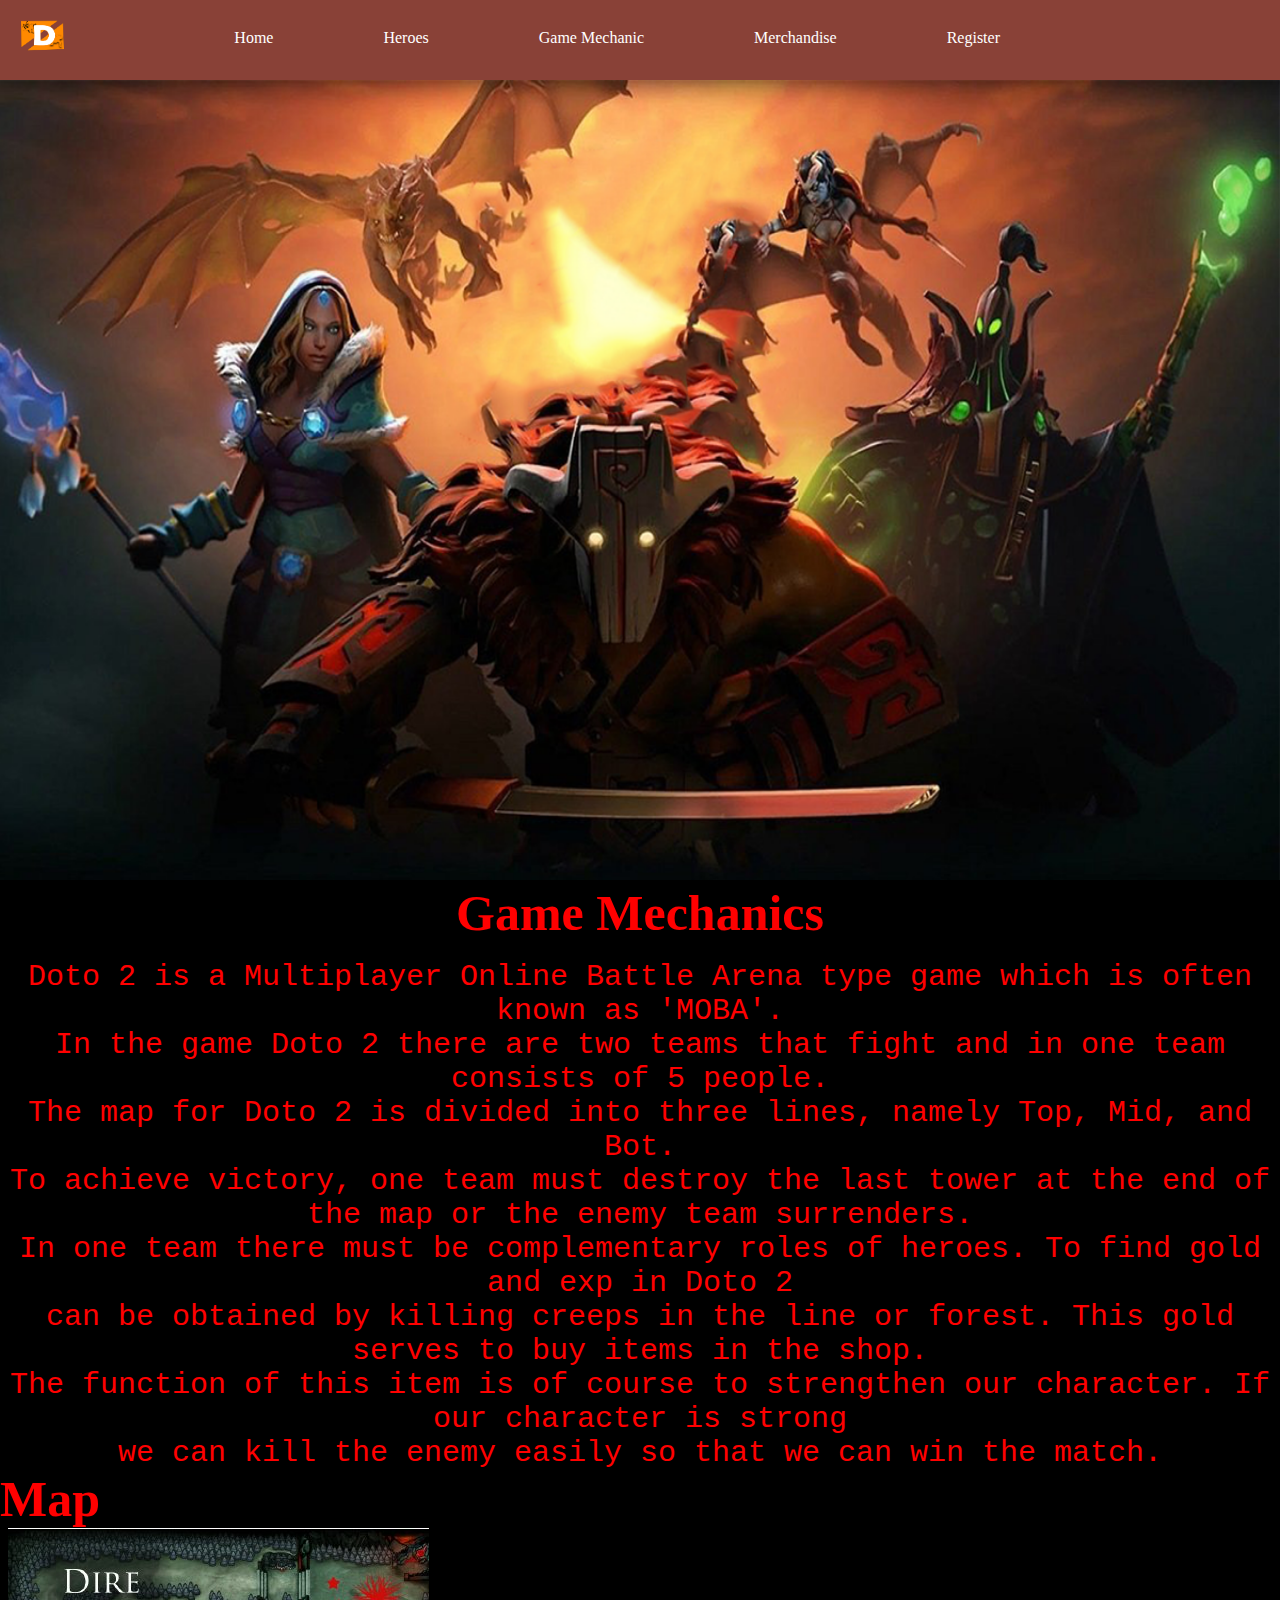
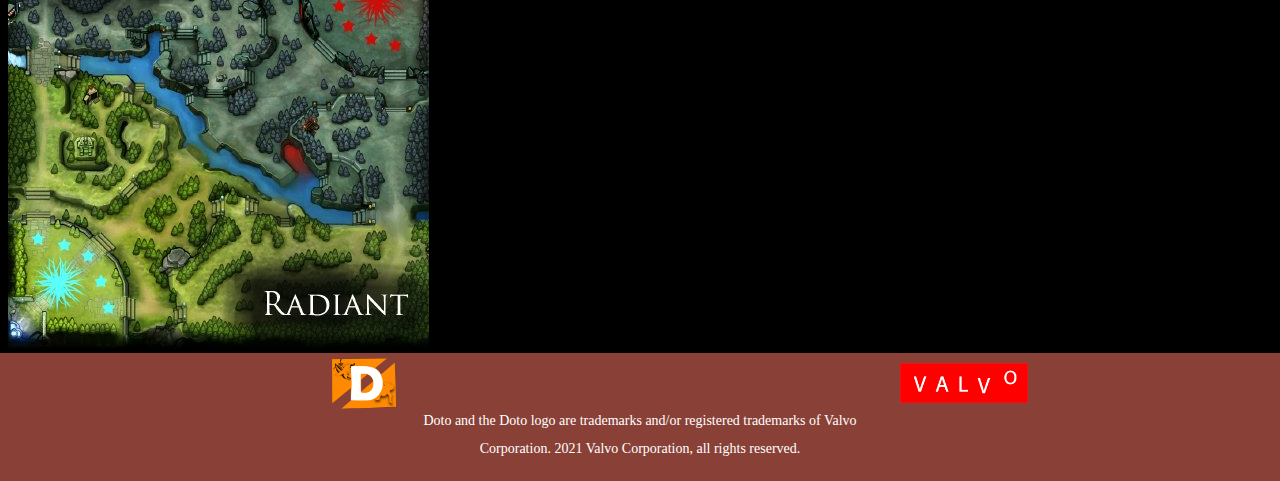
<file: Doto2/GameMechanics.html>
<!DOCTYPE html>
<html lang="en">
<head>
    <meta charset="UTF-8">
    <meta http-equiv="X-UA-Compatible" content="IE=edge">
    <meta name="viewport" content="width=device-width, initial-scale=1.0">
    <title>Doto 2</title>
    <link rel="stylesheet" href="style.css">
</head>
<body>
    <div class="header">
        <div class="inner_header">
            <div class="logo_container">
                <img src="assets/doto-logo.png" alt="">
            </div>
            <ul class="navigation">
                <a href="index.html"><li>Home</li></a>
                <a href="Heroes.html"><li>Heroes</li></a>
                <a href="GameMechanics.html"><li>Game Mechanic</li></a>
                <a href="Merchandise.html"><li>Merchandise</li></a>
                <a href="Register.html"><li>Register</li></a>
            </ul>   
        </div>
    </div>

    <div class="content-register">
        <div class="image-register">
            <img src="assets/Content.png" alt="">
            </div>
        <h2>Game Mechanics</h2>
        &nbsp;
        <p>Doto 2 is a Multiplayer Online Battle Arena type game which is often known as 'MOBA'.</p>
           <p>In the game Doto 2 there are two teams that fight and in one team consists of 5 people.</p> 
            <p>The map for Doto 2 is divided into three lines, namely Top, Mid, and Bot.</p>
            <p>To achieve victory, one team must destroy the last tower at the end of the map or the enemy team surrenders.</p> 
            <p>In one team there must be complementary roles of heroes. To find gold and exp in Doto 2</p>
            <p>can be obtained by killing creeps in the line or forest. This gold serves to buy items in the shop.</p>
            <p>The function of this item is of course to strengthen our character. If our character is strong</p>
            <p>we can kill the enemy easily so that we can win the match.</p>
        
        <h3>Map</h3>
        &nbsp;
        <img src="assets/Map.jpg"alt="">


    </div>

    <div class="footer">
        <div class="footer-content">
            <!-- <img src="assets/doto-logo.png" alt=""> -->
            <img src="assets/doto-logo.png" class="image-bottom1" alt="">
            <img src="assets/Volvo.png" class="image-bottom2" alt="">
            
            <p>Doto and the Doto logo are trademarks and/or registered trademarks of Valvo Corporation. 2021 Valvo Corporation, all rights reserved.</p>
        </div>
    </div>

</body>
<script src="jquery-3.6.0.js"></script>
<script src="index.js"></script>
</html>
</file>
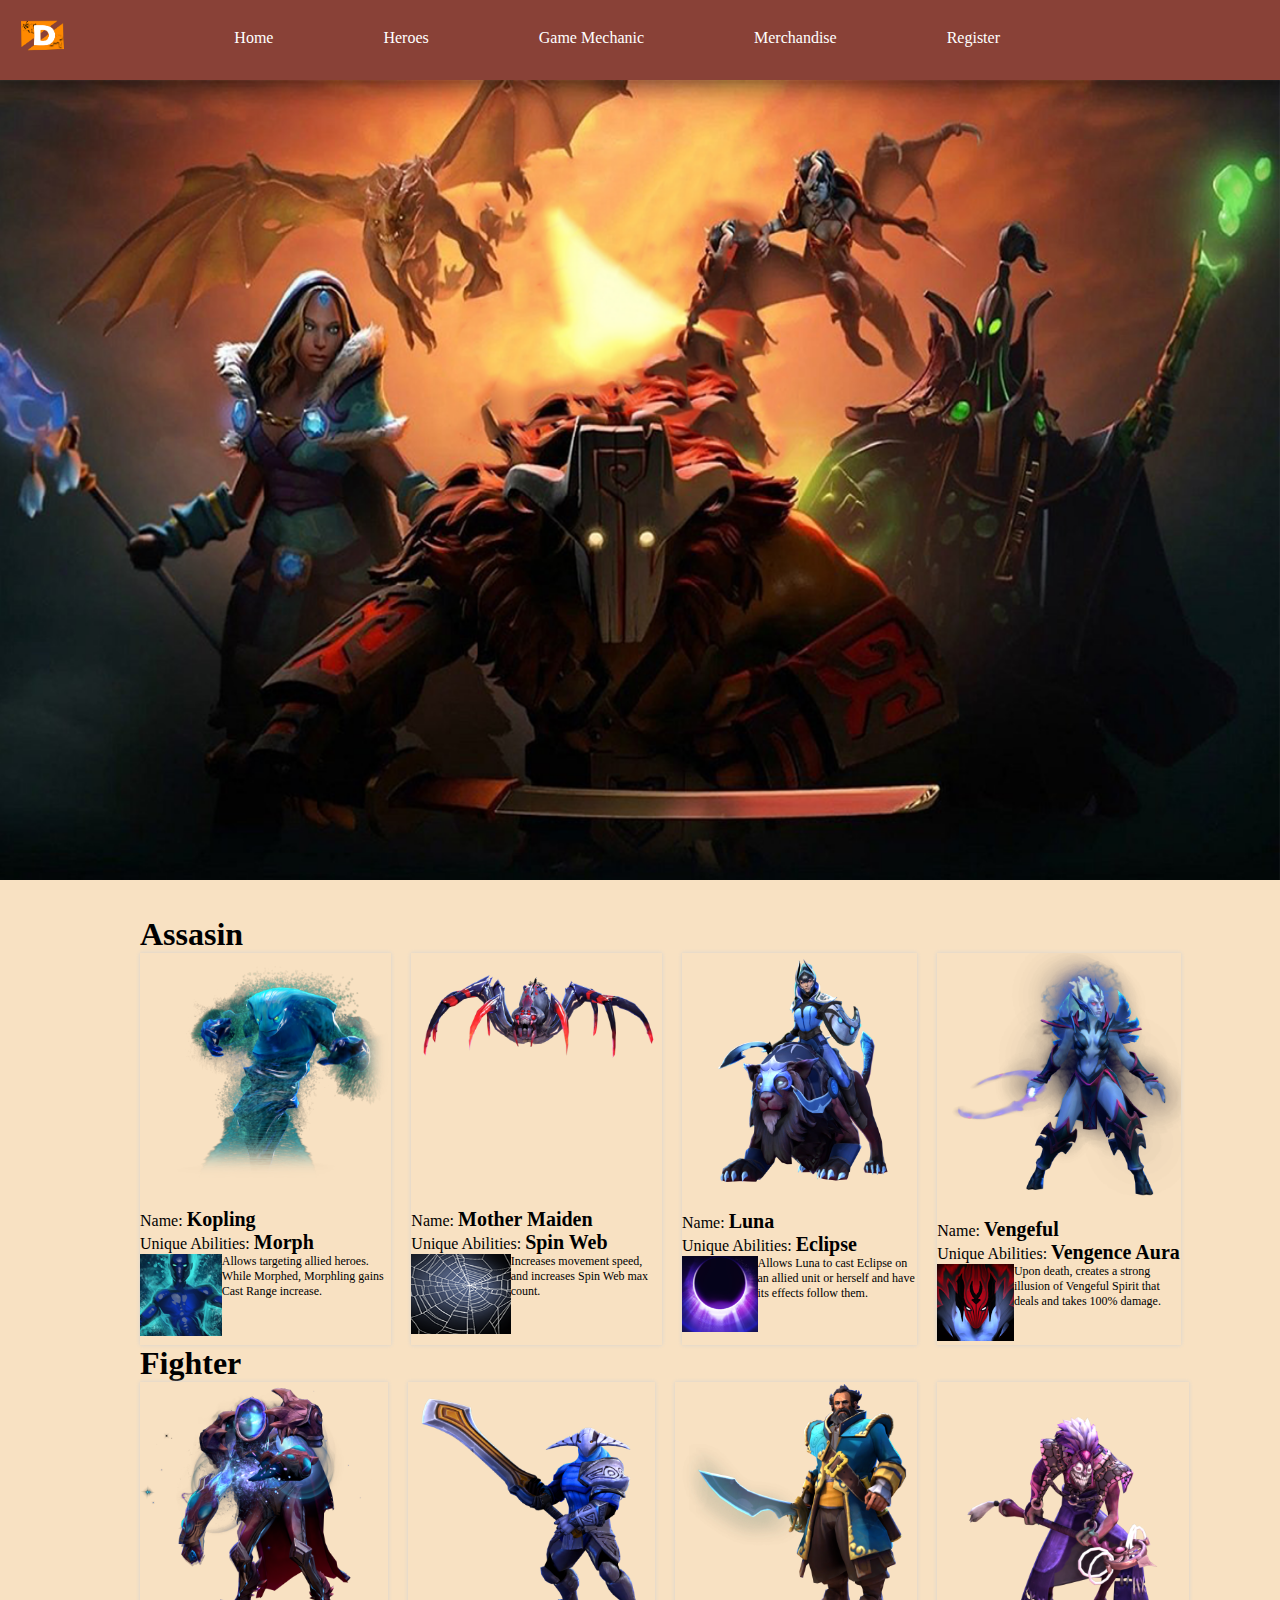
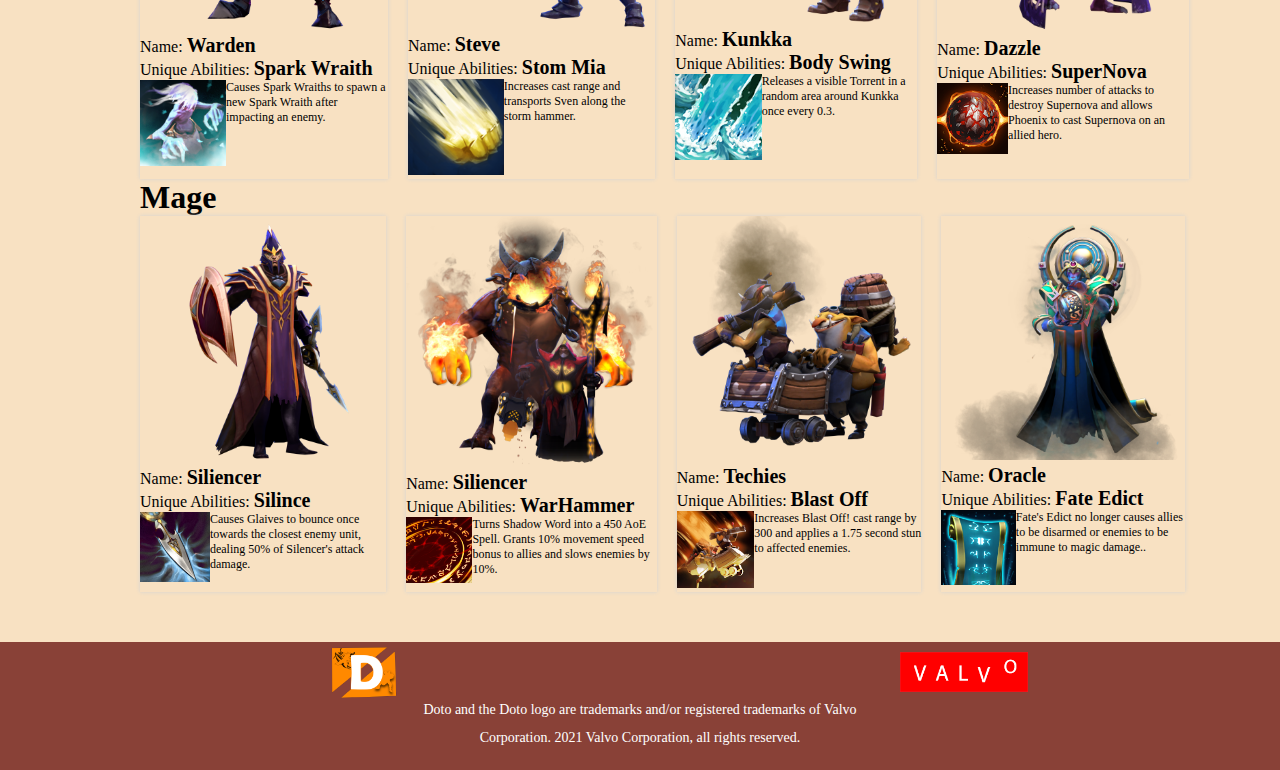
<file: Doto2/Heroes.html>
<!DOCTYPE html>
<html lang="en">
<head>
    <meta charset="UTF-8">
    <meta http-equiv="X-UA-Compatible" content="IE=edge">
    <meta name="viewport" content="width=device-width, initial-scale=1.0">
    <title>Doto 2</title>
    <link rel="stylesheet" href="style.css">
</head>
<body>
    <div class="header">
        <div class="inner_header">
            <div class="logo_container">
                <img src="assets/doto-logo.png" alt="">
            </div>
            <ul class="navigation">
                <a href="index.html"><li>Home</li></a>
                <a href="Heroes.html"><li>Heroes</li></a>
                <a href="GameMechanics.html"><li>Game Mechanic</li></a>
                <a href="Merchandise.html"><li>Merchandise</li></a>
                <a href="Register.html"><li>Register</li></a>
            </ul>   
        </div>
    </div>


    <div class="heroes-content">
        <div class="image-register">
            <img src="assets/Content.png" alt="">
            </div>
        <!-- <h4>.</h4> -->
    <div class="content-merch">
        <h1>Assasin</h1>
        <div class="product">
            <div class="kotak">
                <div class="product-image">
                    <img src="assets/morphling.png" alt="">
                </div>

                    <div class="description">
                        <p>Name: <span class="nama-hero">Kopling</span></p>
                        <p>Unique Abilities: <span class="nama-abi">Morph</span> </p>
                        <div class="description-skill">
                        <div class="img-skill"><img src="assets/morph.png" alt=""></div>
                            <p>Allows targeting allied heroes. While Morphed, Morphling gains Cast Range increase.</p>
                        </div>
                     </div>    
             </div>

             <div class="kotak">
                <div class="product-image">
                    <img src="assets/broodmother.png" alt="">
                    <br>
                    <br>
                    <br>
                    <br>
                    <br>
                    <br>
                    <br>
                    <br>
                </div>

                    <div class="description">
                        <p>Name: <span class="nama-hero">Mother Maiden</span></p>
                        <p>Unique Abilities: <span class="nama-abi">Spin Web</span> </p>
                        <div class="description-skill">
                        <div class="img-skill"><img src="assets/skill-brood.png" class="brood"alt=""></div>
                            <p>Increases movement speed, and increases Spin Web max count.</p>
                        </div>
                     </div>    
             </div>

             <div class="kotak">
                <div class="product-image">
                    <img src="assets/luna.png" alt="">
                </div>
                <br>

                    <div class="description">
                        <p>Name: <span class="nama-hero">Luna</span></p>
                        <p>Unique Abilities: <span class="nama-abi">Eclipse</span> </p>
                        <div class="description-skill">
                        <div class="img-skill"><img src="assets/luna_eclipse.png" alt=""></div>
                            <p>Allows Luna to cast Eclipse on an allied unit or herself and have its effects follow them.</p>
                        </div>
                     </div>    
             </div>

             <div class="kotak">
                <div class="product-image">
                    <img src="assets/vengefulspirit.png" alt="">
                </div>
                <br>
                    <div class="description">
                        <p>Name: <span class="nama-hero">Vengeful</span></p>
                        <p>Unique Abilities: <span class="nama-abi">Vengence Aura</span> </p>
                        <div class="description-skill">
                        <div class="img-skill"><img src="assets/skill-spirit.png" alt=""></div>
                            <p>Upon death, creates a strong illusion of Vengeful Spirit that deals and takes 100% damage.</p>
                        </div>
                     </div>    
             </div>
        </div>
            
             <h1>Fighter</h1>

             <div class="product">
                <div class="kotak">
                    <div class="product-image">
                        <img src="assets/warden.png" alt="">
                    </div>
    
                        <div class="description">
                            <p>Name: <span class="nama-hero">Warden</span></p>
                            <p>Unique Abilities: <span class="nama-abi">Spark Wraith</span> </p>
                            <div class="description-skill">
                            <div class="img-skill"><img src="assets/skill-arch.png" alt=""></div>
                                <p>Causes Spark Wraiths to spawn a new Spark Wraith after impacting an enemy.</p>
                            </div>
                         </div>    
                 </div>

                 <div class="kotak">
                    <div class="product-image">
                        <img src="assets/sven.png" alt="">
                    </div>
    
                        <div class="description">
                            <p>Name: <span class="nama-hero">Steve</span></p>
                            <p>Unique Abilities: <span class="nama-abi">Stom Mia</span> </p>
                            <div class="description-skill">
                            <div class="img-skill"><img src="assets/skill-sven.png" alt=""></div>
                                <p>Increases cast range and transports Sven along the storm hammer.</p>
                            </div>
                         </div>    
                 </div>

                 <div class="kotak">
                    <div class="product-image">
                        <img src="assets/kunkka.png" alt="">
                    </div>
    
                        <div class="description">
                            <p>Name: <span class="nama-hero">Kunkka</span></p>
                            <p>Unique Abilities: <span class="nama-abi">Body Swing</span> </p>
                            <div class="description-skill">
                            <div class="img-skill"><img src="assets/skill-kunka.png" alt=""></div>
                                <p>Releases a visible Torrent in a random area around Kunkka once every 0.3.</p>
                            </div>
                         </div>    
                 </div>

                 <div class="kotak">
                    <div class="product-image">
                        <img src="assets/dazzle.png" alt="">
                    </div>
    
                        <div class="description">
                            <p>Name: <span class="nama-hero">Dazzle</span></p>
                            <p>Unique Abilities: <span class="nama-abi">SuperNova</span> </p>
                            <div class="description-skill">
                            <div class="img-skill"><img src="assets/skill-phoenix.png" alt=""></div>
                                <p>Increases number of attacks to destroy Supernova and allows Phoenix to cast Supernova on an allied hero.</p>
                            </div>
                         </div>    
                 </div>
                 </div>

             
            <h1>Mage</h1>

             <div class="product">
                <div class="kotak">
                    <div class="product-image">
                        <img src="assets/silencer.png" alt="">
                    </div>
    
                        <div class="description">
                            <p>Name: <span class="nama-hero">Siliencer</span></p>
                            <p>Unique Abilities: <span class="nama-abi">Silince</span> </p>
                            <div class="description-skill">
                            <div class="img-skill"><img src="assets/skill-silince.png" alt=""></div>
                                <p>Causes Glaives to bounce once towards the closest enemy unit, dealing 50% of Silencer's attack damage.</p>
                            </div>
                         </div>    
                 </div>

                 <div class="kotak">
                    <div class="product-image">
                        <img src="assets/warlock.png" alt="">
                    </div>
    
                        <div class="description">
                            <p>Name: <span class="nama-hero">Siliencer</span></p>
                            <p>Unique Abilities: <span class="nama-abi">WarHammer</span> </p>
                            <div class="description-skill">
                            <div class="img-skill"><img src="assets/warlock_shadow_word.png" alt=""></div>
                                <p>Turns Shadow Word into a 450 AoE Spell. Grants 10% movement speed bonus to allies and slows enemies by 10%.</p>
                            </div>
                         </div>    
                 </div>

                 <div class="kotak">
                    <div class="product-image">
                        <img src="assets/techies.png" alt="">
                    </div>
    
                        <div class="description">
                            <p>Name: <span class="nama-hero">Techies</span></p>
                            <p>Unique Abilities: <span class="nama-abi">Blast Off</span> </p>
                            <div class="description-skill">
                            <div class="img-skill"><img src="assets/techies_suicide.png" alt=""></div>
                                <p>Increases Blast Off! cast range by 300 and applies a 1.75 second stun to affected enemies.</p>
                            </div>
                         </div>    
                 </div>

                 <div class="kotak">
                    <div class="product-image">
                        <img src="assets/oracle.png" alt="">
                    </div>
    
                        <div class="description">
                            <p>Name: <span class="nama-hero">Oracle</span></p>
                            <p>Unique Abilities: <span class="nama-abi">Fate Edict</span> </p>
                            <div class="description-skill">
                            <div class="img-skill"><img src="assets/skill-oracle.png" alt=""></div>
                                <p>Fate's Edict no longer causes allies to be disarmed or enemies to be immune to magic damage..</p>
                            </div>
                         </div>    
                 </div>

             </div>
            
        
             
        
    </div>
    <div class="text-copyright">CopyRight</div>
    
</div>
    </div>


    <div class="footer">
        <div class="footer-content">
            <!-- <img src="assets/doto-logo.png" alt=""> -->
            <img src="assets/doto-logo.png" class="image-bottom1" alt="">
            <img src="assets/Volvo.png" class="image-bottom2" alt="">
            
            <p>Doto and the Doto logo are trademarks and/or registered trademarks of Valvo Corporation. 2021 Valvo Corporation, all rights reserved.</p>
        </div>
    </div>

</body>
<script src="jquery-3.6.0.js"></script>
<script src="index.js"></script>
</html>
</file>
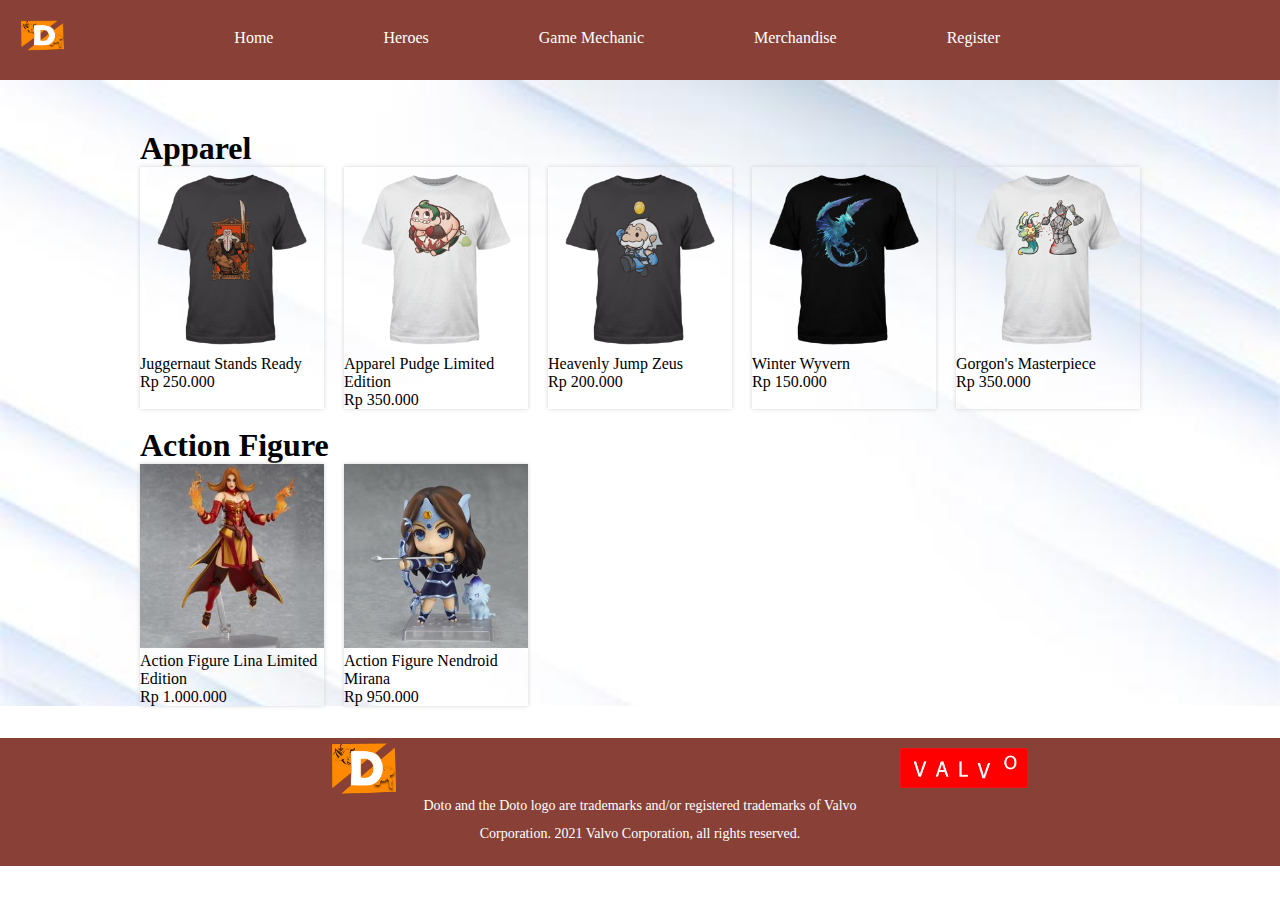
<file: Doto2/Merchandise.html>
<!DOCTYPE html>
<html lang="en">
<head>
    <meta charset="UTF-8">
    <meta http-equiv="X-UA-Compatible" content="IE=edge">
    <meta name="viewport" content="width=device-width, initial-scale=1.0">
    <title>Doto 2</title>
    <link rel="stylesheet" href="style.css">
</head>
<body>
    <div class="header">
        <div class="inner_header">
            <div class="logo_container">
                <img src="assets/doto-logo.png" alt="">
        
                
            </div>
            <ul class="navigation">
                <a href="index.html"><li>Home</li></a>
                <a href="Heroes.html"><li>Heroes</li></a>
                <a href="GameMechanics.html"><li>Game Mechanic</li></a>
                <a href="Merchandise.html"><li>Merchandise</li></a>
                <a href="Register.html"><li>Register</li></a>
            </ul>   
        </div>
    </div>

    <div class="merchandise-content">
        <h4>.</h4>
    <div class="content-merch">
        <h1>Apparel</h1>
        <div class="product">
            <div class="kotak">
                <div class="product-image">
                    <img src="assets/Apparel-Juggernaut.png" alt="">
                    <div class="efek">
                        <p>Buy</p>
                    </div>
                </div>

                    <div class="description">
                        <p>Juggernaut Stands Ready</p>
                        <p>Rp 250.000</p>
                     </div>    
             </div>

            <div class="kotak">
                <div class="product-image">
                    <img src="assets/Apparel-Pudge.png" alt="">
                    <div class="efek">
                        <p>Buy</p>
                    </div>
                </div>

                    <div class="description">
                        <p>Apparel Pudge Limited Edition</p>
                        <p>Rp 350.000</p>
            </div>    
                     </div>

            <div class="kotak">
                <div class="product-image">
                    <img src="assets/Apparel-Zeus.png" alt="">
                    <div class="efek">
                        <p>Buy</p>
                    </div>
                </div>

                    <div class="description">
                        <p>Heavenly Jump Zeus</p>
                        <p>Rp 200.000</p>
            </div>    
                     </div>
                
            <div class="kotak">
                <div class="product-image">
                    <img src="assets/Apparel-Wyvern.png" alt="">
                    <div class="efek">
                        <p>Buy</p>
                    </div>
                </div>

                    <div class="description">
                        <p>Winter Wyvern</p>
                        <p>Rp 150.000</p>
            </div>    
                     </div>
                
            <div class="kotak">
                <div class="product-image">
                    <img src="assets/Apparel-Gorgon.png" alt="">
                    <div class="efek">
                        <p>Buy</p>
                    </div>
                </div>

                    <div class="description">
                        <p>Gorgon's Masterpiece</p>
                        <p>Rp 350.000</p>
            </div>    
                     </div>
        </div>

        &nbsp;
        &nbsp;
        &nbsp;
        <h1>Action Figure</h1>
        <div class="product">
            <div class="kotak">
                <div class="product-image">
                    <img src="assets/Action-Lina.jpg" alt="">
                    <div class="efek">
                        <p>Buy</p>
                    </div>
                </div>

                    <div class="description">
                        <p>Action Figure Lina Limited Edition</p>
                        <p>Rp 1.000.000</p>
                     </div>    
             </div>

             <div class="kotak">
                <div class="product-image">
                    <img src="assets/Action-Mirana.jpg" alt="">
                    <div class="efek">
                        <p>Buy</p>
                    </div>
                </div>

                    <div class="description">
                        <p>Action Figure Nendroid Mirana</p>
                        <p>Rp 950.000</p>
                     </div>    
             </div>
        </div>
    </div>


    </div>

    <div class="footer">
        <div class="footer-content">
            <!-- <img src="assets/doto-logo.png" alt=""> -->
            <img src="assets/doto-logo.png" class="image-bottom1" alt="">
            <img src="assets/Volvo.png" class="image-bottom2" alt="">
            
            <p>Doto and the Doto logo are trademarks and/or registered trademarks of Valvo Corporation. 2021 Valvo Corporation, all rights reserved.</p>
        </div>
        

    </div>

</body>
<script src="jquery-3.6.0.js"></script>
<script src="index.js"></script>
</html>
</file>
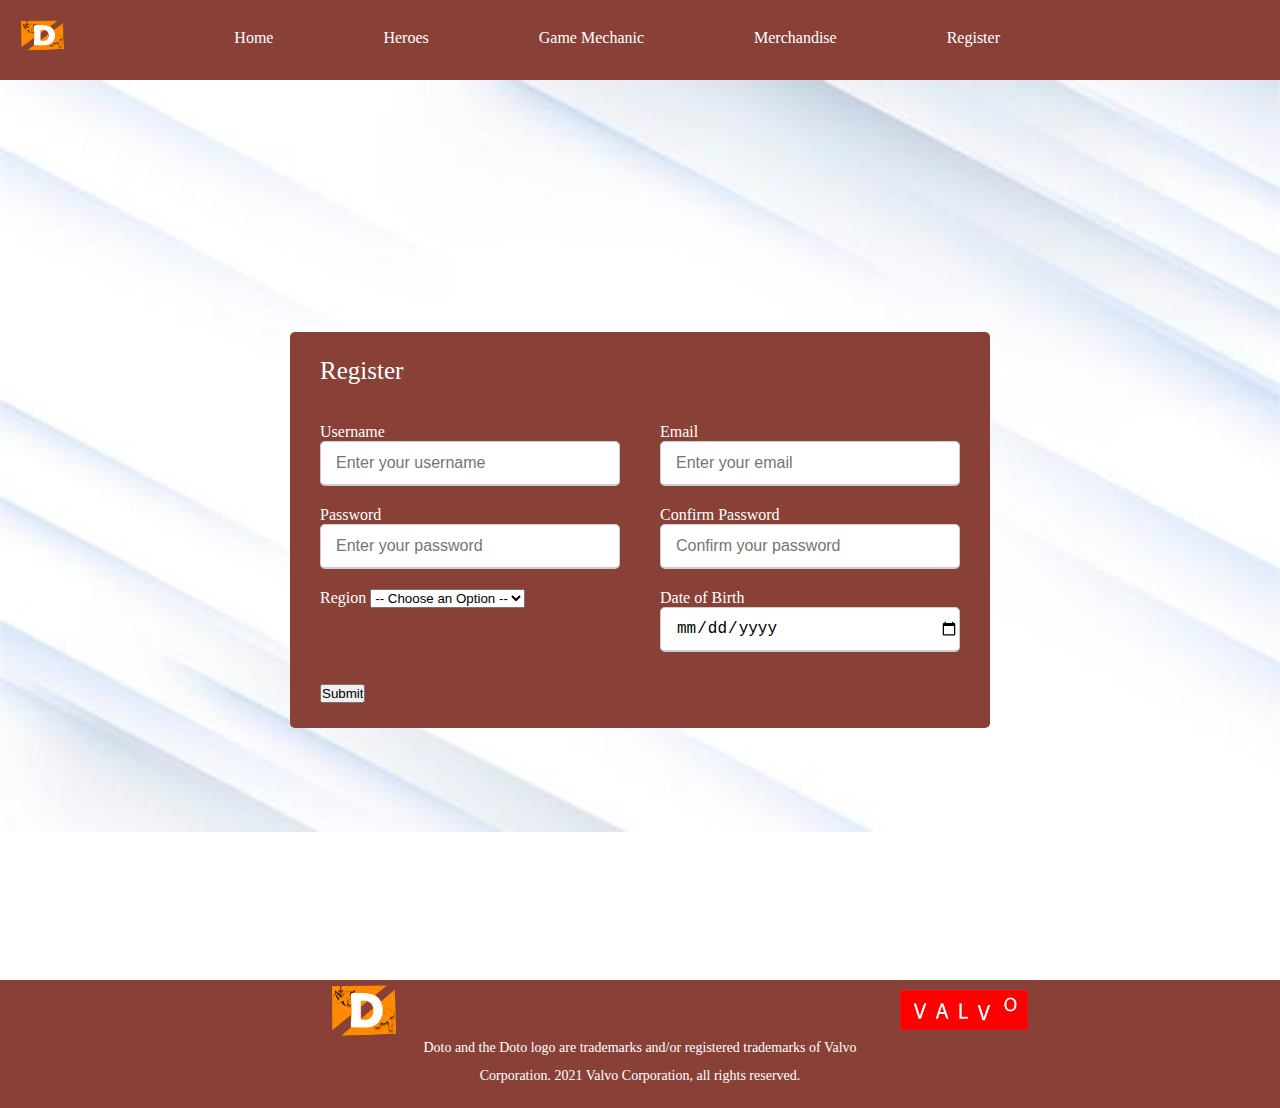
<file: Doto2/Register.html>
<!DOCTYPE html>
<html lang="en">
<head>
    <meta charset="UTF-8">
    <meta http-equiv="X-UA-Compatible" content="IE=edge">
    <meta name="viewport" content="width=device-width, initial-scale=1.0">
    <title>Register</title>
    <link rel="stylesheet" href="style.css">
    <script src="index.js"></script>
</head>
<body>
    <div class="header">
        <div class="inner_header">
            <div class="logo_container">
                <img src="assets/doto-logo.png" alt="">
                
                
            </div>

            <ul class="navigation">
                <a href="index.html"><li>Home</li></a>
                <a href="Heroes.html"><li>Heroes</li></a>
                <a href="GameMechanics.html"><li>Game Mechanic</li></a>
                <a href="Merchandise.html"><li>Merchandise</li></a>
                <a href="Register.html"><li>Register</li></a>
            
            </ul>   

        </div>


    </div>

    <div class="register-content">
    <div class="register-container">
        <div class="title">Register</div>
        <br>
        <form action="" method="post" onsubmit="validate(); return false;">
            <div class="user-details">
                <div class="input-box">
                    <span class="details">Username</span>
                    <input type="text" name="username" id="username" placeholder="Enter your username" >
                </div>
                <div class="input-box">
                    <span class="details">Email</span>
                    <input type="text" name="email" id="email" placeholder="Enter your email" >
                </div>
                <div class="input-box">
                    <span class="details">Password</span>
                    <input type="password" name="password" id="password" placeholder="Enter your password" >
                </div>
                <div class="input-box">
                    <span class="details">Confirm Password</span>
                    <input type="password" name="confirm_password" id="confirm_password" placeholder="Confirm your password" >
                </div>
                <div class="input-box">
                    <span class="details">Region</span>
                    <select name="region" id="region">
                        <option value="none">-- Choose an Option --</option>
                    <option value="North America">North America</option>
                    <option value="South America">South America</option>
                    <option value="Europe">Europe</option>
                    <option value="Asia">Asia</option>
                    <option value="Ocenia">Ocenia</option>
                </select>
                </div>
                <div class="input-box">
                    <span class="details">Date of Birth</span>
                    <input type="date" name="dob" id="dob">
                </div>
            </div>
            <div id="error-message"></div>
            <div class="button">
                <input type="submit" value="Submit">
            </div>

        </form>
    </div>
</div>


    <div class="footer">
        <div class="footer-content">
            <!-- <img src="assets/doto-logo.png" alt=""> -->
            <img src="assets/doto-logo.png" class="image-bottom1" alt="">
            <img src="assets/Volvo.png" class="image-bottom2" alt="">
            
            <p>Doto and the Doto logo are trademarks and/or registered trademarks of Valvo Corporation. 2021 Valvo Corporation, all rights reserved.</p>
        </div>
        

    </div>

</body>

</html>
</file>
<file: Doto2/style.css>
*{
    margin: 0;
    padding: 0;
    text-decoration: none;
    list-style: none;
    box-sizing: border-box;
    max-width: 100%;

    
}

/* * img{
    max-width: 100%;
    height: auto;
} */

.header{
    background-color: rgb(137, 65, 55);
    width: 100%;
    height: 80px;
    display: block;

    /* padding-left: 58px;
    padding-top: 42px;
    padding-bottom: 42px;
    display: grid;
    grid-template-areas: "left right" ;
          grid-template-rows: 100%;
         grid-template-columns: 15% 80%; */
    
    
}

.inner_header{
    width: 1000px;
    height: 80px;
    display: block;
    margin: 0 0;
    
}

.logo_container{
    height: 80px;
    display: table;
    float: left;    
    
    
}


.logo_container img{
    width: 85px;
    height: 75px;

    
}

/* .logo_container h1{
    color: rgb(44, 44, 8);
    height: 100%;
    display: table-cell;
    vertical-align: middle;
    font-family: 'Arial';
    font-size: 32px;
    font-weight: 200;
    padding-left: 10px;
    padding-top: 10px;
} */

.navigation{
    float: right;
    height: 100%;
}

li{
    color: blue;
}


.navigation a{
    height: 100%;
    display: table;
    float: left;
    padding: 0px 20px;
}

.navigation a:last-child{
    padding-right: 0;
}

.navigation a li{
    display: inline-block;
    margin-left: 70px;
    padding-top: 29px;
    vertical-align: middle;
    
    height: 100%;
    color: white;
    font-size: 16px;
    
}







.content{
    background-color: black;
    color: white;
    width: 100%;
    display: inline-block;
    height: auto;
    
}



.content h1{
    color: red;
    text-align: center;
    font-family: 'Courier New';
    
    
}

.content h3{
    color: red;
    font-family: 'Courier New';
}

.content h2{
    color: red;
    font-family: 'Courier New';
}

.image-upper img{
    width: 100%;
    height: 500px;
}

/* .bottom-content{
    width: 100%;
    
    margin: 40px auto;
    overflow: auto;
} */

.bottom-content{
    background-color: black;
    color: white;
    width: 100%;
    margin: 40px auto;
    overflow: hidden;
    display: inline-block;
    height: auto;
}

.image-bottom img{
    position: block;
    /* right: 130px; */
    width: 300%;
    max-width: max-content;
    height: 270px;
    margin-left: -210px;
  margin-right: auto;
}


#slideshow { 
    margin: 50px auto; 
    position: relative; 
    width: 240px; 
    height: 240px; 
    padding: 10px; 
    box-shadow: 0 0 20px rgba(0,0,0,0.4); 
  }
  
#slideshow > div { 
    position: absolute; 
    top: 10px; 
    left: 10px; 
    right: 10px; 
    bottom: 10px; 
  }

.imageall{
    width: 100%;
}

/* .bottom-content img{
    width: 100%;
    justify-content: center;
    display: block;
    margin-left: auto;
    margin-right: auto;
    flex-direction: column;
    
} */

hr{
    width: 40%;
    text-align: center;
    margin: auto;
    color: red;
}








.footer{
    width: 100%;
    background-color: rgb(137, 65, 55);
    color: white;
    height: auto;
    
    bottom: 0;
    
    
}

.footer-content{
    
    display: inline-block;
    align-items: center;
    justify-content: center;
    flex-direction: unset;
    text-align: center;
    margin-top: 0px;
    padding-top: 0px;
}

.image-bottom1{
    width: 10%;
    float: left;
    position: relative;
    top: -30px;
    bottom: 50px;
    left: 300px;
    
}

.image-bottom2{
    width: 10%;
    position: relative;
    top: 10px;
    left: 260px;
    bottom: 10px;
}

/* .footer-content h3{
    font-size: 1.8rem;
    font-weight: 400;
    text-transform: capitalize;
    line-height: 3rem;
} */

.footer-content p{
    max-width: 500px;
    margin: 10px auto;
    line-height: 28px;
    font-size: 14px;
}








.register-content{
    display: flex;
    height: 100vh;
    justify-content: center;
    align-items: center;
    /* background: linear-gradient(135deg, #c214b9, #0fdceb); */
    background-image: url("assets/white-minimal-background_1393-309.jpg");
    padding: 10px;
    background-repeat: no-repeat;
    background-size: 100%;
}

.register-container{
    max-width: 700px;
    width: 100%;
    background-color: rgb(137, 65, 55);
    padding: 25px 30px;
    border-radius: 5px;
    color: white;
}

.register-container .title{
    font-size: 25px;
    font-weight: 500;
    position: relative;
}

.register-container .title::before{
    content: '';
    position: absolute;
    height: 3px;
    width: 30px;
    left: 0;
    bottom: 0;

    
}

.register-container form .user-details{
    display: flex;
    flex-wrap: wrap;
    justify-content: space-between;
    margin: 20px 0 12px 0;
}

form .user-details .input-box{
    margin-bottom: 15px;
    
    width: calc(100% / 2 - 20px);
}

.user-details .input-box input{
    font-weight: 500;
    margin-bottom: 5px;
    height: 45px;
    width: 100%;
    outline: none;
    border-radius: 5px;
    border: 1px solid #ccc;
    padding-left: 15px;
    font-size: 16px;
    border-bottom-width: 2px;
    transition: all 0.3s ease;

}

form .button input:hover{
    background: linear-gradient(-135deg,#ffffff, #0fe7a6 );
}

.user-details .input-box details{
    display: block;
    font-weight: 500;
    margin: 5px;
}

.content-register{
    background-color: black;
    color: white;
    width: 100%;
    display: inline-block;
    height: auto;
}

.content-register p{
    font-size: 30px;
    color: red;
    text-align: center;
    font-family: 'Courier New';
    
}

.content-register h2{
    text-align: center;
    color: red;
    font-size: 50px;
    
}

.content-register h3{
    text-align: left;
    color: red;
    font-size: 50px;
    
}

.image-register img {
    width: 100%;
    height: 800px;

}

.content-merch{
    max-width: 1000px;
    margin: auto;
    margin-top: 32px;
    margin-bottom: 32px;
    /* background-image: url("assets/white-minimal-background_1393-309.jpg"); */
    background-size: cover;
    padding: auto;
    height: max-content;
    
}

.merchandise-content p{
    color: black;

}

.merchandise-content h4{
    color: white;

}

.content-merch img{
    width: 100%;
}

.merchandise-content{
    background-image: url("assets/white-minimal-background_1393-309.jpg");
    background-repeat: no-repeat;
    background-position: top;
    background-size:100%;
    
    
}

.product{
    display: grid;
    grid-template-columns: repeat(5,1fr);
    gap: 20px;
}

.product-image{
    width: 100%;
    position: relative;
    
}

.kotak{
    box-shadow:0 0 4px lightgray ;
    
}

.efek{
    position: absolute;
    top: 0;
    right: 0;
    bottom: 0;
    left: 0;
    width: 100%;
    height: 100%;
    background-color: black;
    transition: .5s ease;
    opacity: 0;
    
    
}

.efek p{
    color: white;
    position: absolute;
    top: 50%;
    left: 50%;
    
    transform: translate(-50%,-50%);
}

.efek:hover{
    opacity: 80%;
    cursor: pointer;
}

.content-heroes{
    max-width: 1000px;
    margin: auto;
    margin-top: 32px;
    margin-bottom: 32px;
}

.content-heroes{
    display: grid;
    grid-template-columns: repeat(4,1fr);
    grid-template-rows: auto;
    gap: 16px;
}


.img-skill{
    width: 200px;
}

.description-skill {
    display: flex;

}

.description-skill p{
    font-size: 12px;
}

.nama-hero{
    font-weight: bold;
    font-size: 20px;
}

.nama-abi{
    font-weight: bold;
    font-size: 20px;
}

.brood{
    width: 80px;
    height: 80px;
}

.heroes-content{
   background-color: rgb(248, 225, 194);
}

.text-copyright{
  color: rgb(248, 225, 194);  
}
/* @media (max-width: 584px){
    .register-container{
        max-width: 100%;
    }
}

@media (max-width: 950px){
    

    .header{
        display:flex;
        flex-direction: column;
        
    }

    .navigation{

    }
} */
</file>
